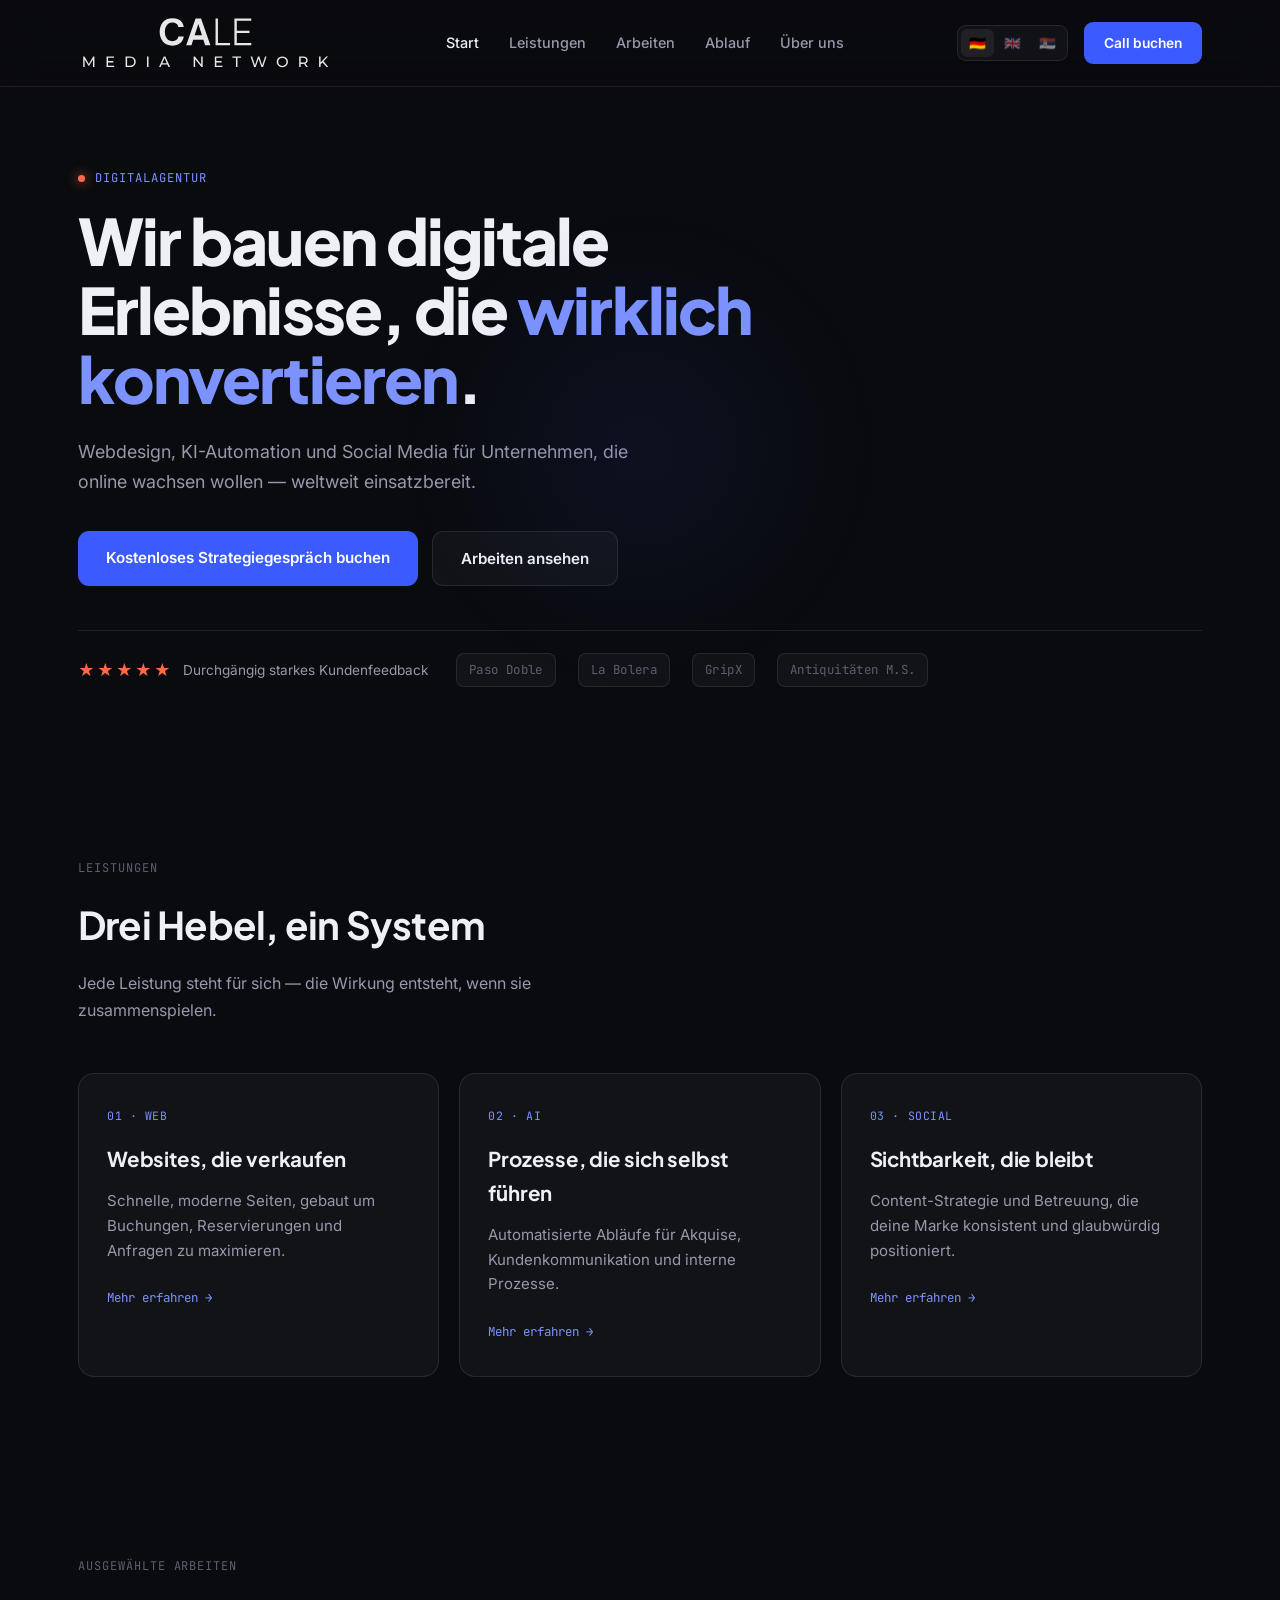
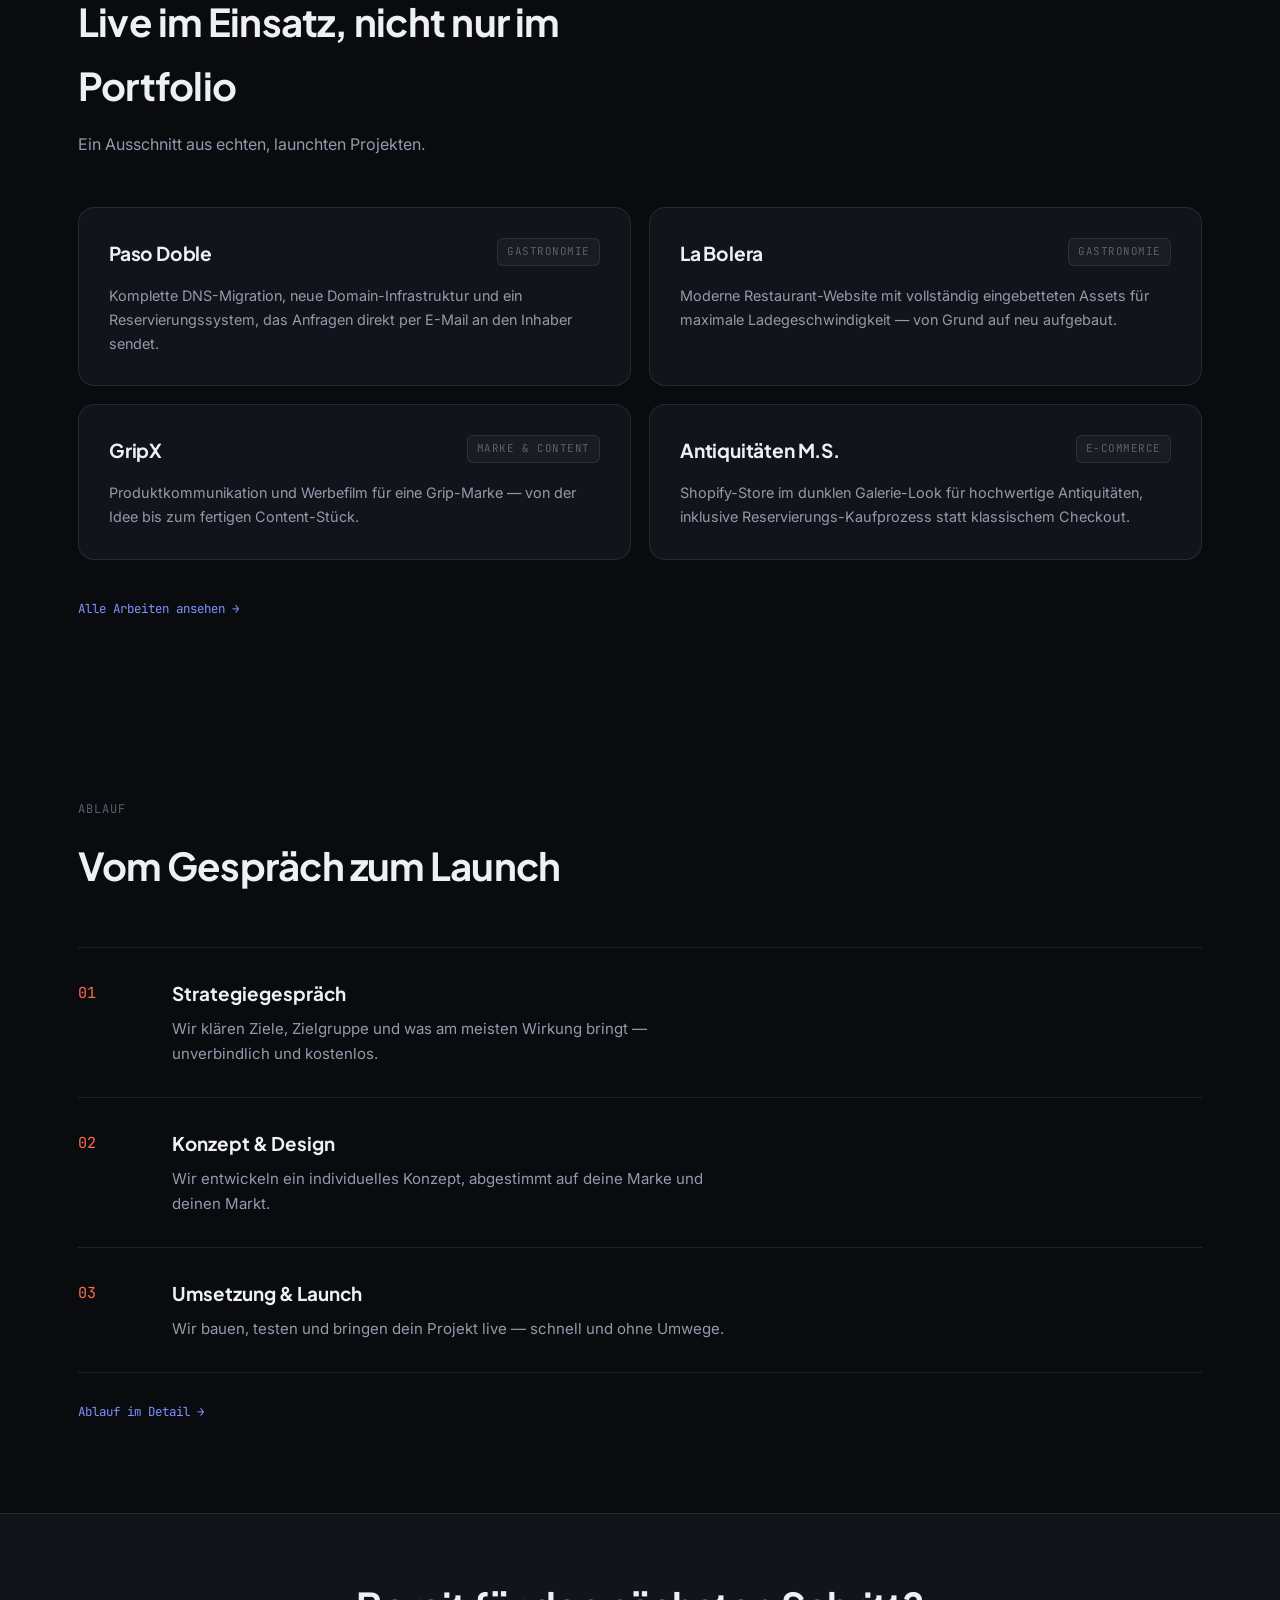
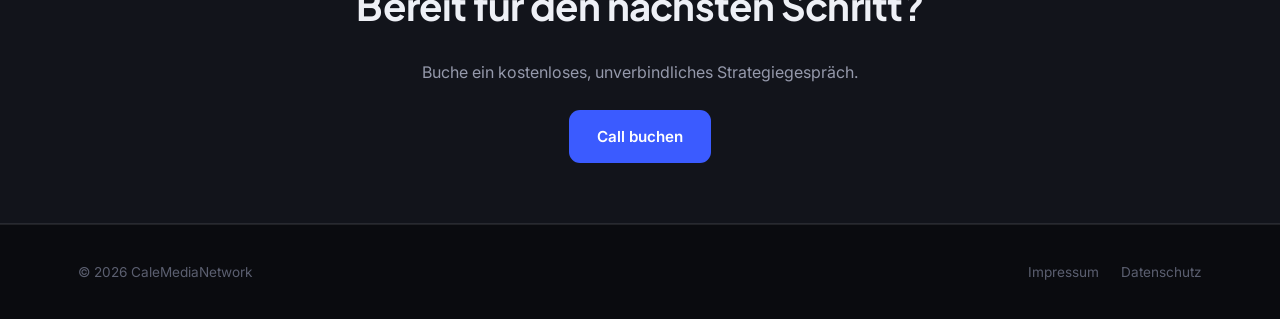
<file: index.html>
<!DOCTYPE html>
<html lang="de">
<head>
<meta charset="UTF-8">
<meta name="viewport" content="width=device-width, initial-scale=1.0">
<title>CaleMediaNetwork — Digital Agency</title>
<meta name="description" content="CaleMediaNetwork: web design, AI automation and social media for businesses that want to grow online.">
<link rel="preconnect" href="https://fonts.googleapis.com">
<link href="https://fonts.googleapis.com/css2?family=Plus+Jakarta+Sans:wght@400;500;600;700;800&family=Inter:wght@400;500;600&family=JetBrains+Mono:wght@400;500&display=swap" rel="stylesheet">
<link rel="stylesheet" href="assets/style.css">
</head>
<body>

<div id="preloader">
  <div class="pre-inner">
    <img src="assets/logo.svg" alt="CaleMediaNetwork">
    <span class="pre-tag">CaleMediaNetwork</span>
  </div>
</div>
<div id="spotlight"></div>

<header>
  <div class="wrap">
    <nav>
      <a href="index.html" class="brand" data-internal><img src="assets/logo.svg" alt="CaleMediaNetwork"></a>
      <div class="nav-links">
        <a href="index.html" data-internal class="active" data-i18n="nav.home">Home</a>
        <a href="services.html" data-internal data-i18n="nav.services">Leistungen</a>
        <a href="work.html" data-internal data-i18n="nav.work">Arbeiten</a>
        <a href="process.html" data-internal data-i18n="nav.process">Ablauf</a>
        <a href="about.html" data-internal data-i18n="nav.about">Über uns</a>
      </div>
      <div class="nav-right">
        <div class="lang-switch">
          <button data-lang="de">🇩🇪</button>
          <button data-lang="en">🇬🇧</button>
          <button data-lang="sr">🇷🇸</button>
        </div>
        <a href="contact.html" class="btn btn-primary" data-internal data-i18n="nav.cta">Call buchen</a>
      </div>
    </nav>
  </div>
</header>

<main>
  <section class="hero">
    <div class="wrap">
      <div class="eyebrow" data-i18n="home.hero.eyebrow">Digitalagentur</div>
      <h1 data-i18n="home.hero.headline">Wir bauen digitale Erlebnisse, die <em>wirklich konvertieren</em>.</h1>
      <p class="hero-sub" data-i18n="home.hero.sub">Webdesign, KI-Automation und Social Media für Unternehmen, die online wachsen wollen — weltweit einsatzbereit.</p>
      <div class="hero-actions">
        <a href="contact.html" class="btn btn-primary btn-lg" data-internal data-i18n="home.hero.ctaPrimary">Kostenloses Strategiegespräch buchen</a>
        <a href="work.html" class="btn btn-ghost btn-lg" data-internal data-i18n="home.hero.ctaSecondary">Arbeiten ansehen</a>
      </div>
      <div class="trust-row">
        <div class="rating">
          <span class="stars">★★★★★</span>
          <span class="rating-text" data-i18n="home.rating">Durchgängig starkes Kundenfeedback</span>
        </div>
        <div class="clients">
          <span class="client-name">Paso Doble</span>
          <span class="client-name">La Bolera</span>
          <span class="client-name">GripX</span>
          <span class="client-name">Antiquitäten M.S.</span>
        </div>
      </div>
    </div>
  </section>

  <section id="services">
    <div class="wrap">
      <div class="section-head">
        <div class="section-eyebrow" data-i18n="home.services.eyebrow">Leistungen</div>
        <h2 data-i18n="home.services.title">Drei Hebel, ein System</h2>
        <p class="section-sub" data-i18n="home.services.sub">Jede Leistung steht für sich — die Wirkung entsteht, wenn sie zusammenspielen.</p>
      </div>
      <div class="services-grid">
        <div class="service-card">
          <span class="service-tag">01 · Web</span>
          <h3 data-i18n="home.services.web.title">Websites, die verkaufen</h3>
          <p data-i18n="home.services.web.desc">Schnelle, moderne Seiten, gebaut um Buchungen, Reservierungen und Anfragen zu maximieren.</p>
          <a href="services.html" class="service-link" data-internal data-i18n="home.services.link">Mehr erfahren →</a>
        </div>
        <div class="service-card">
          <span class="service-tag">02 · AI</span>
          <h3 data-i18n="home.services.ai.title">Prozesse, die sich selbst führen</h3>
          <p data-i18n="home.services.ai.desc">Automatisierte Abläufe für Akquise, Kundenkommunikation und interne Prozesse.</p>
          <a href="services.html" class="service-link" data-internal data-i18n="home.services.link">Mehr erfahren →</a>
        </div>
        <div class="service-card">
          <span class="service-tag">03 · Social</span>
          <h3 data-i18n="home.services.social.title">Sichtbarkeit, die bleibt</h3>
          <p data-i18n="home.services.social.desc">Content-Strategie und Betreuung, die deine Marke konsistent und glaubwürdig positioniert.</p>
          <a href="services.html" class="service-link" data-internal data-i18n="home.services.link">Mehr erfahren →</a>
        </div>
      </div>
    </div>
  </section>

  <section id="work">
    <div class="wrap">
      <div class="section-head">
        <div class="section-eyebrow" data-i18n="home.work.eyebrow">Ausgewählte Arbeiten</div>
        <h2 data-i18n="home.work.title">Live im Einsatz, nicht nur im Portfolio</h2>
        <p class="section-sub" data-i18n="home.work.sub">Ein Ausschnitt aus echten, launchten Projekten.</p>
      </div>
      <div class="work-grid">
        <div class="work-card">
          <div class="work-top"><h3>Paso Doble</h3><span class="work-cat" data-i18n="work.pasodoble.cat">Gastronomie</span></div>
          <p data-i18n="work.pasodoble.desc">Komplette DNS-Migration, neue Domain-Infrastruktur und ein Reservierungssystem, das Anfragen direkt per E-Mail sendet.</p>
        </div>
        <div class="work-card">
          <div class="work-top"><h3>La Bolera</h3><span class="work-cat" data-i18n="work.labolera.cat">Gastronomie</span></div>
          <p data-i18n="work.labolera.desc">Moderne Restaurant-Website mit vollständig eingebetteten Assets für maximale Ladegeschwindigkeit.</p>
        </div>
        <div class="work-card">
          <div class="work-top"><h3>GripX</h3><span class="work-cat" data-i18n="work.gripx.cat">Marke &amp; Content</span></div>
          <p data-i18n="work.gripx.desc">Produktkommunikation und Werbefilm für eine Grip-Marke — von der Idee bis zum fertigen Content-Stück.</p>
        </div>
        <div class="work-card">
          <div class="work-top"><h3>Antiquitäten M.S.</h3><span class="work-cat" data-i18n="work.ms.cat">E-Commerce</span></div>
          <p data-i18n="work.ms.desc">Shopify-Store im dunklen Galerie-Look für hochwertige Antiquitäten mit Reservierungs-Kaufprozess.</p>
        </div>
      </div>
      <p style="margin-top:34px;"><a href="work.html" class="service-link" data-internal data-i18n="home.work.link">Alle Arbeiten ansehen →</a></p>
    </div>
  </section>

  <section id="process">
    <div class="wrap">
      <div class="section-head">
        <div class="section-eyebrow" data-i18n="home.process.eyebrow">Ablauf</div>
        <h2 data-i18n="home.process.title">Vom Gespräch zum Launch</h2>
      </div>
      <div class="process-list">
        <div class="process-item"><div class="process-num">01</div><div><h3 data-i18n="process.s1.title">Strategiegespräch</h3><p data-i18n="process.s1.desc">Wir klären Ziele, Zielgruppe und was am meisten Wirkung bringt.</p></div></div>
        <div class="process-item"><div class="process-num">02</div><div><h3 data-i18n="process.s2.title">Konzept &amp; Design</h3><p data-i18n="process.s2.desc">Wir entwickeln ein individuelles Konzept, abgestimmt auf deine Marke.</p></div></div>
        <div class="process-item"><div class="process-num">03</div><div><h3 data-i18n="process.s3.title">Umsetzung &amp; Launch</h3><p data-i18n="process.s3.desc">Wir bauen, testen und bringen dein Projekt live.</p></div></div>
      </div>
      <p style="margin-top:24px;"><a href="process.html" class="service-link" data-internal data-i18n="home.process.link">Ablauf im Detail →</a></p>
    </div>
  </section>

  <section class="cta-strip">
    <div class="wrap">
      <h2 data-i18n="home.cta.title">Bereit für den nächsten Schritt?</h2>
      <p class="section-sub" style="max-width:480px;margin:0 auto 24px;" data-i18n="home.cta.sub">Buche ein kostenloses, unverbindliches Strategiegespräch.</p>
      <a href="contact.html" class="btn btn-primary btn-lg" data-internal data-i18n="home.cta.button">Call buchen</a>
    </div>
  </section>
</main>

<footer>
  <div class="wrap footer-row">
    <p>&copy; 2026 CaleMediaNetwork</p>
    <div class="footer-links">
      <a href="#" data-i18n="footer.imprint">Impressum</a>
      <a href="#" data-i18n="footer.privacy">Datenschutz</a>
    </div>
  </div>
</footer>

<script src="assets/site.js"></script>
</body>
</html>
</file>
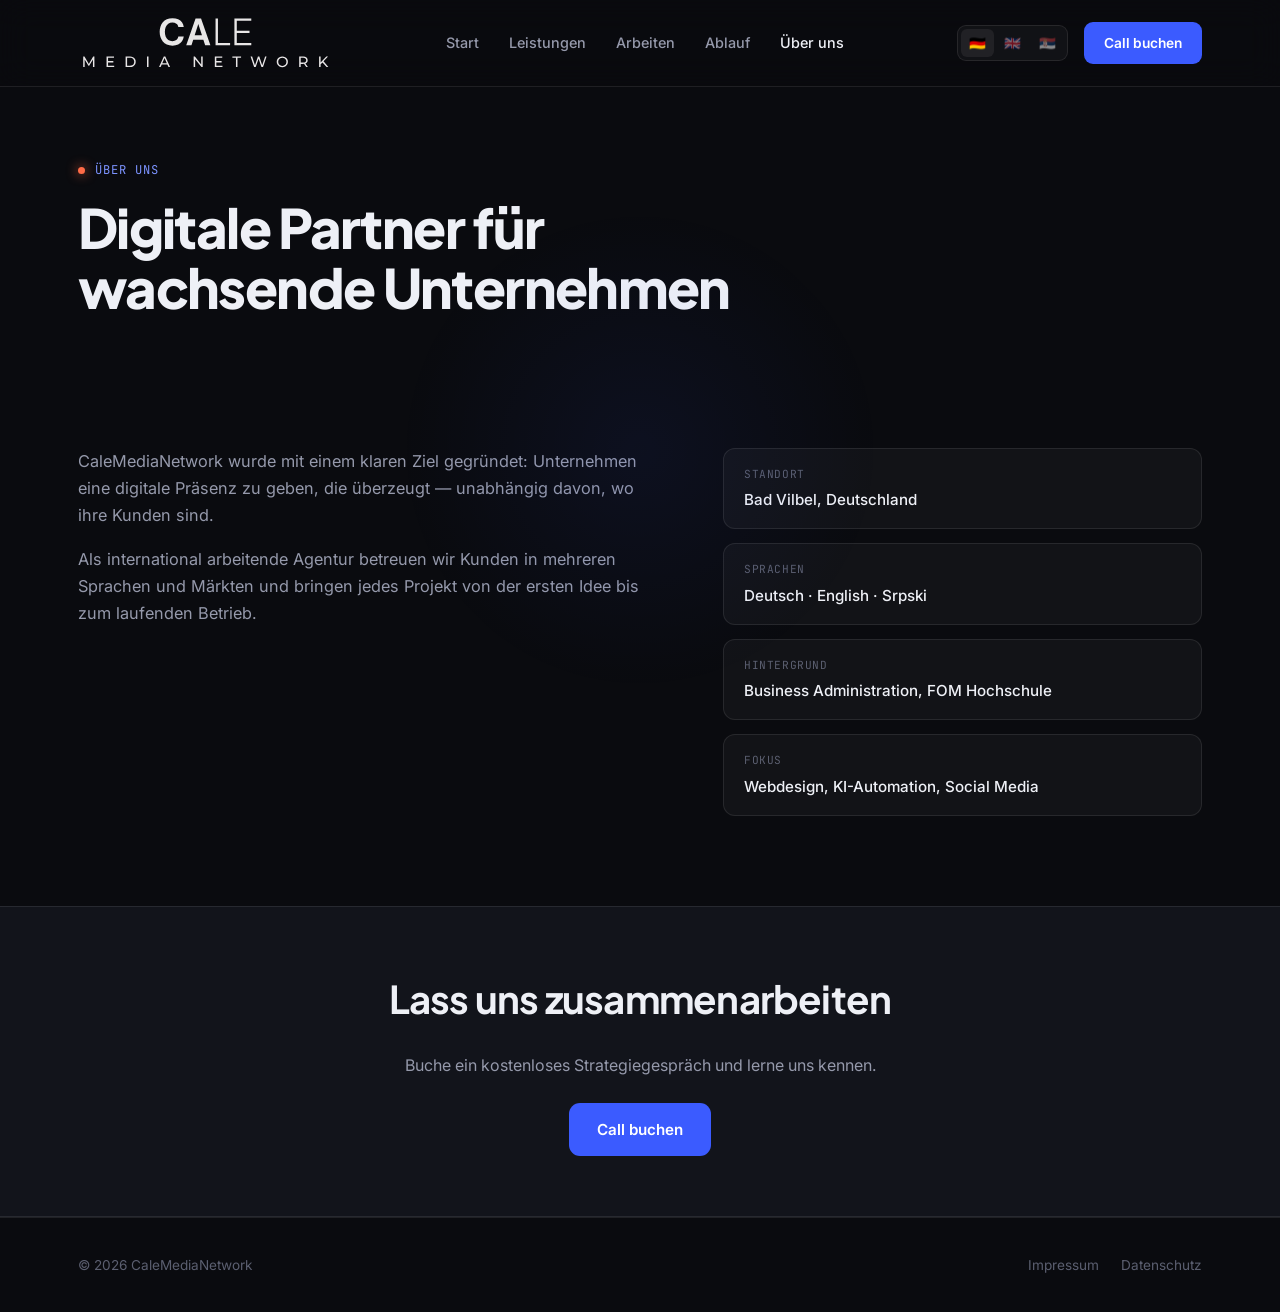
<file: about.html>
<!DOCTYPE html>
<html lang="de">
<head>
<meta charset="UTF-8">
<meta name="viewport" content="width=device-width, initial-scale=1.0">
<title>Über uns — CaleMediaNetwork</title>
<link rel="preconnect" href="https://fonts.googleapis.com">
<link href="https://fonts.googleapis.com/css2?family=Plus+Jakarta+Sans:wght@400;500;600;700;800&family=Inter:wght@400;500;600&family=JetBrains+Mono:wght@400;500&display=swap" rel="stylesheet">
<link rel="stylesheet" href="assets/style.css">
</head>
<body>

<div id="preloader"><div class="pre-inner"><img src="assets/logo.svg" alt="CaleMediaNetwork"><span class="pre-tag">CaleMediaNetwork</span></div></div>
<div id="spotlight"></div>

<header>
  <div class="wrap">
    <nav>
      <a href="index.html" class="brand" data-internal><img src="assets/logo.svg" alt="CaleMediaNetwork"></a>
      <div class="nav-links">
        <a href="index.html" data-internal data-i18n="nav.home">Start</a>
        <a href="services.html" data-internal data-i18n="nav.services">Leistungen</a>
        <a href="work.html" data-internal data-i18n="nav.work">Arbeiten</a>
        <a href="process.html" data-internal data-i18n="nav.process">Ablauf</a>
        <a href="about.html" data-internal class="active" data-i18n="nav.about">Über uns</a>
      </div>
      <div class="nav-right">
        <div class="lang-switch">
          <button data-lang="de">🇩🇪</button>
          <button data-lang="en">🇬🇧</button>
          <button data-lang="sr">🇷🇸</button>
        </div>
        <a href="contact.html" class="btn btn-primary" data-internal data-i18n="nav.cta">Call buchen</a>
      </div>
    </nav>
  </div>
</header>

<main>
  <section class="page-hero" style="padding-bottom:20px;">
    <div class="wrap">
      <div class="eyebrow" data-i18n="about.eyebrow">Über uns</div>
      <h1 data-i18n="about.title">Digitale Partner für wachsende Unternehmen</h1>
    </div>
  </section>

  <section>
    <div class="wrap">
      <div class="about-grid">
        <div>
          <p data-i18n="about.p1">CaleMediaNetwork wurde mit einem klaren Ziel gegründet: Unternehmen eine digitale Präsenz zu geben, die überzeugt — unabhängig davon, wo ihre Kunden sind.</p>
          <p data-i18n="about.p2">Als international arbeitende Agentur betreuen wir Kunden in mehreren Sprachen und Märkten und bringen jedes Projekt von der ersten Idee bis zum laufenden Betrieb.</p>
        </div>
        <div class="chips">
          <div class="chip"><span class="chip-label" data-i18n="about.chip1.label">Standort</span><span class="chip-value">Bad Vilbel, Deutschland</span></div>
          <div class="chip"><span class="chip-label" data-i18n="about.chip2.label">Sprachen</span><span class="chip-value">Deutsch · English · Srpski</span></div>
          <div class="chip"><span class="chip-label" data-i18n="about.chip3.label">Hintergrund</span><span data-i18n="about.chip3.value" class="chip-value">Business Administration, FOM Hochschule</span></div>
          <div class="chip"><span class="chip-label" data-i18n="about.chip4.label">Fokus</span><span class="chip-value" data-i18n="about.chip4.value">Webdesign, KI-Automation, Social Media</span></div>
        </div>
      </div>
    </div>
  </section>

  <section class="cta-strip">
    <div class="wrap">
      <h2 data-i18n="about.cta.title">Lass uns zusammenarbeiten</h2>
      <p class="section-sub" style="max-width:480px;margin:0 auto 24px;" data-i18n="about.cta.sub">Buche ein kostenloses Strategiegespräch und lerne uns kennen.</p>
      <a href="contact.html" class="btn btn-primary btn-lg" data-internal data-i18n="about.cta.button">Call buchen</a>
    </div>
  </section>
</main>

<footer>
  <div class="wrap footer-row">
    <p>&copy; 2026 CaleMediaNetwork</p>
    <div class="footer-links">
      <a href="#" data-i18n="footer.imprint">Impressum</a>
      <a href="#" data-i18n="footer.privacy">Datenschutz</a>
    </div>
  </div>
</footer>

<script src="assets/site.js"></script>
</body>
</html>
</file>
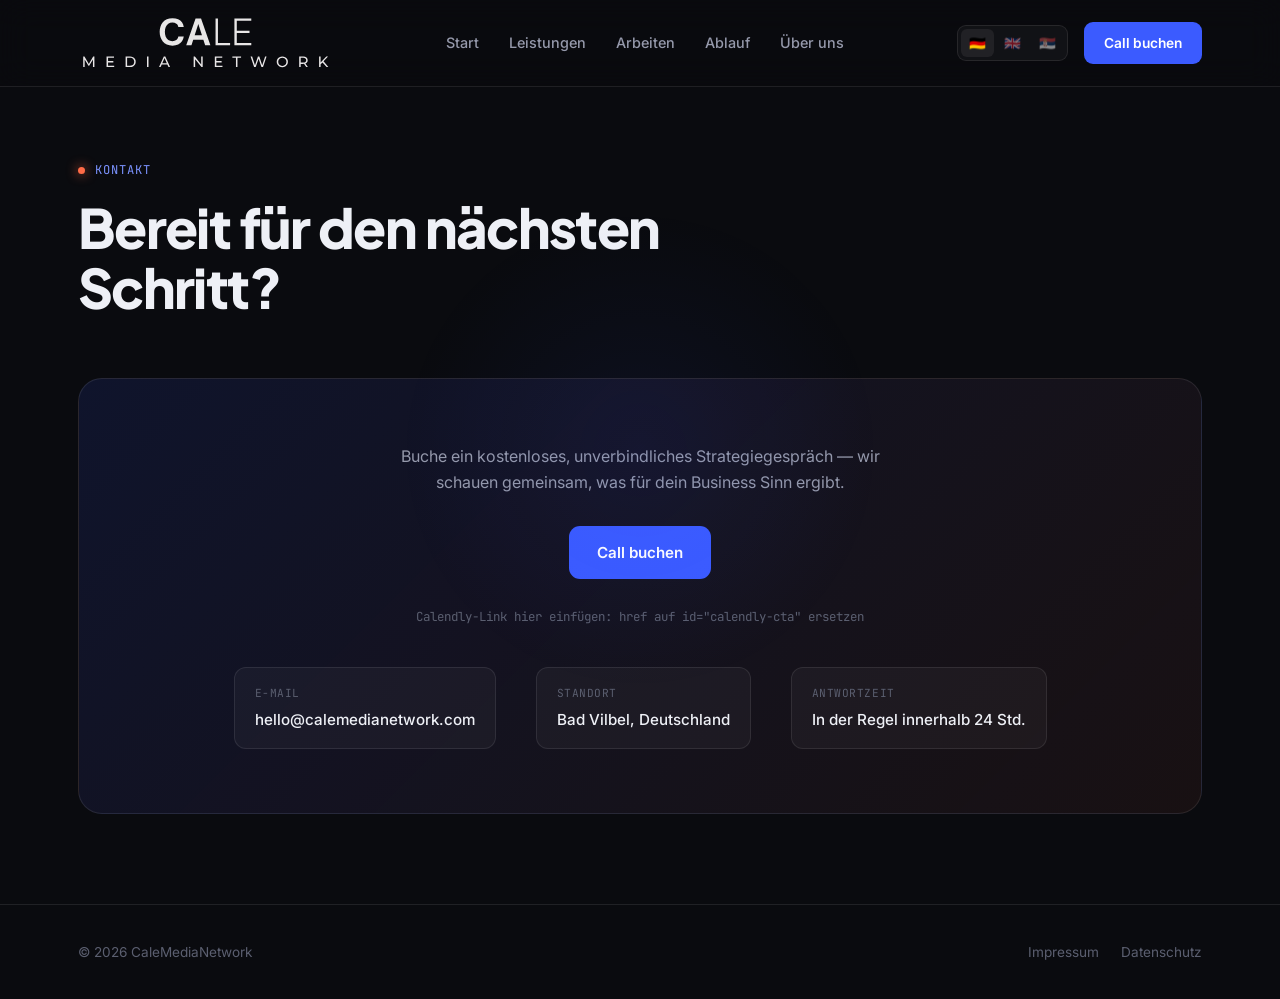
<file: contact.html>
<!DOCTYPE html>
<html lang="de">
<head>
<meta charset="UTF-8">
<meta name="viewport" content="width=device-width, initial-scale=1.0">
<title>Kontakt — CaleMediaNetwork</title>
<link rel="preconnect" href="https://fonts.googleapis.com">
<link href="https://fonts.googleapis.com/css2?family=Plus+Jakarta+Sans:wght@400;500;600;700;800&family=Inter:wght@400;500;600&family=JetBrains+Mono:wght@400;500&display=swap" rel="stylesheet">
<link rel="stylesheet" href="assets/style.css">
</head>
<body>

<div id="preloader"><div class="pre-inner"><img src="assets/logo.svg" alt="CaleMediaNetwork"><span class="pre-tag">CaleMediaNetwork</span></div></div>
<div id="spotlight"></div>

<header>
  <div class="wrap">
    <nav>
      <a href="index.html" class="brand" data-internal><img src="assets/logo.svg" alt="CaleMediaNetwork"></a>
      <div class="nav-links">
        <a href="index.html" data-internal data-i18n="nav.home">Start</a>
        <a href="services.html" data-internal data-i18n="nav.services">Leistungen</a>
        <a href="work.html" data-internal data-i18n="nav.work">Arbeiten</a>
        <a href="process.html" data-internal data-i18n="nav.process">Ablauf</a>
        <a href="about.html" data-internal data-i18n="nav.about">Über uns</a>
      </div>
      <div class="nav-right">
        <div class="lang-switch">
          <button data-lang="de">🇩🇪</button>
          <button data-lang="en">🇬🇧</button>
          <button data-lang="sr">🇷🇸</button>
        </div>
        <a href="contact.html" class="btn btn-primary" data-internal data-i18n="nav.cta">Call buchen</a>
      </div>
    </nav>
  </div>
</header>

<main>
  <section class="page-hero" style="padding-bottom:20px;">
    <div class="wrap">
      <div class="eyebrow" data-i18n="contact.eyebrow">Kontakt</div>
      <h1 data-i18n="contact.title">Bereit für den nächsten Schritt?</h1>
    </div>
  </section>

  <section style="padding-top:20px;">
    <div class="wrap">
      <div class="contact-box">
        <p class="section-sub" data-i18n="contact.sub">Buche ein kostenloses, unverbindliches Strategiegespräch — wir schauen gemeinsam, was für dein Business Sinn ergibt.</p>
        <a href="#" class="btn btn-primary btn-lg" id="calendly-cta" data-i18n="contact.cta">Call buchen</a>
        <p class="calendly-note" data-i18n="contact.note">Calendly-Link hier einfügen: href auf id="calendly-cta" ersetzen</p>
        <div class="contact-info">
          <div class="chip"><span class="chip-label" data-i18n="contact.info1.label">E-Mail</span><span class="chip-value">hello@calemedianetwork.com</span></div>
          <div class="chip"><span class="chip-label" data-i18n="contact.info2.label">Standort</span><span class="chip-value" data-i18n="contact.info2.value">Bad Vilbel, Deutschland</span></div>
          <div class="chip"><span class="chip-label" data-i18n="contact.info3.label">Antwortzeit</span><span class="chip-value" data-i18n="contact.info3.value">In der Regel innerhalb 24 Std.</span></div>
        </div>
      </div>
    </div>
  </section>
</main>

<footer>
  <div class="wrap footer-row">
    <p>&copy; 2026 CaleMediaNetwork</p>
    <div class="footer-links">
      <a href="#" data-i18n="footer.imprint">Impressum</a>
      <a href="#" data-i18n="footer.privacy">Datenschutz</a>
    </div>
  </div>
</footer>

<script src="assets/site.js"></script>
</body>
</html>
</file>
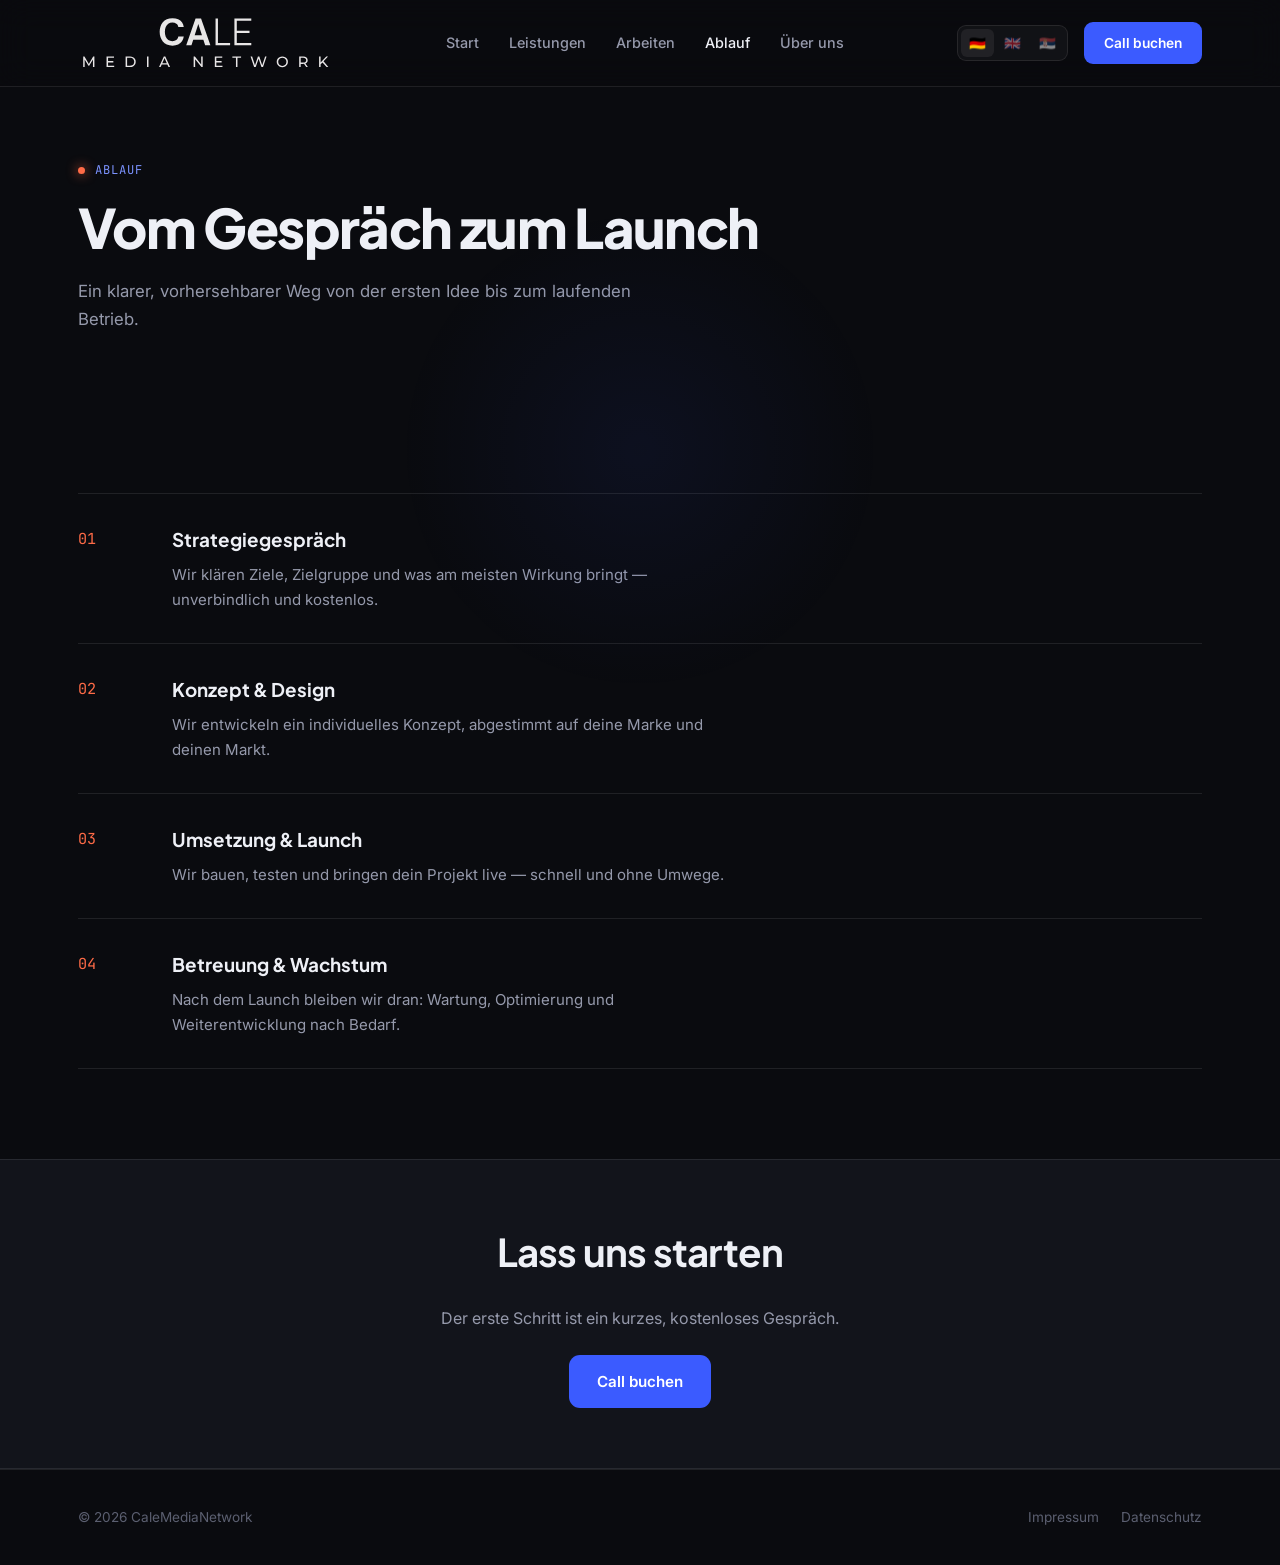
<file: process.html>
<!DOCTYPE html>
<html lang="de">
<head>
<meta charset="UTF-8">
<meta name="viewport" content="width=device-width, initial-scale=1.0">
<title>Ablauf — CaleMediaNetwork</title>
<link rel="preconnect" href="https://fonts.googleapis.com">
<link href="https://fonts.googleapis.com/css2?family=Plus+Jakarta+Sans:wght@400;500;600;700;800&family=Inter:wght@400;500;600&family=JetBrains+Mono:wght@400;500&display=swap" rel="stylesheet">
<link rel="stylesheet" href="assets/style.css">
</head>
<body>

<div id="preloader"><div class="pre-inner"><img src="assets/logo.svg" alt="CaleMediaNetwork"><span class="pre-tag">CaleMediaNetwork</span></div></div>
<div id="spotlight"></div>

<header>
  <div class="wrap">
    <nav>
      <a href="index.html" class="brand" data-internal><img src="assets/logo.svg" alt="CaleMediaNetwork"></a>
      <div class="nav-links">
        <a href="index.html" data-internal data-i18n="nav.home">Start</a>
        <a href="services.html" data-internal data-i18n="nav.services">Leistungen</a>
        <a href="work.html" data-internal data-i18n="nav.work">Arbeiten</a>
        <a href="process.html" data-internal class="active" data-i18n="nav.process">Ablauf</a>
        <a href="about.html" data-internal data-i18n="nav.about">Über uns</a>
      </div>
      <div class="nav-right">
        <div class="lang-switch">
          <button data-lang="de">🇩🇪</button>
          <button data-lang="en">🇬🇧</button>
          <button data-lang="sr">🇷🇸</button>
        </div>
        <a href="contact.html" class="btn btn-primary" data-internal data-i18n="nav.cta">Call buchen</a>
      </div>
    </nav>
  </div>
</header>

<main>
  <section class="page-hero">
    <div class="wrap">
      <div class="eyebrow" data-i18n="process.eyebrow">Ablauf</div>
      <h1 data-i18n="process.title">Vom Gespräch zum Launch</h1>
      <p data-i18n="process.sub">Ein klarer, vorhersehbarer Weg von der ersten Idee bis zum laufenden Betrieb.</p>
    </div>
  </section>

  <section>
    <div class="wrap">
      <div class="process-list">
        <div class="process-item">
          <div class="process-num">01</div>
          <div><h3 data-i18n="process.s1.title">Strategiegespräch</h3><p data-i18n="process.s1.desc">Wir klären Ziele, Zielgruppe und was am meisten Wirkung bringt — unverbindlich und kostenlos.</p></div>
        </div>
        <div class="process-item">
          <div class="process-num">02</div>
          <div><h3 data-i18n="process.s2.title">Konzept &amp; Design</h3><p data-i18n="process.s2.desc">Wir entwickeln ein individuelles Konzept, abgestimmt auf deine Marke und deinen Markt.</p></div>
        </div>
        <div class="process-item">
          <div class="process-num">03</div>
          <div><h3 data-i18n="process.s3.title">Umsetzung &amp; Launch</h3><p data-i18n="process.s3.desc">Wir bauen, testen und bringen dein Projekt live — schnell und ohne Umwege.</p></div>
        </div>
        <div class="process-item">
          <div class="process-num">04</div>
          <div><h3 data-i18n="process.s4.title">Betreuung &amp; Wachstum</h3><p data-i18n="process.s4.desc">Nach dem Launch bleiben wir dran: Wartung, Optimierung und Weiterentwicklung nach Bedarf.</p></div>
        </div>
      </div>
    </div>
  </section>

  <section class="cta-strip">
    <div class="wrap">
      <h2 data-i18n="process.cta.title">Lass uns starten</h2>
      <p class="section-sub" style="max-width:480px;margin:0 auto 24px;" data-i18n="process.cta.sub">Der erste Schritt ist ein kurzes, kostenloses Gespräch.</p>
      <a href="contact.html" class="btn btn-primary btn-lg" data-internal data-i18n="process.cta.button">Call buchen</a>
    </div>
  </section>
</main>

<footer>
  <div class="wrap footer-row">
    <p>&copy; 2026 CaleMediaNetwork</p>
    <div class="footer-links">
      <a href="#" data-i18n="footer.imprint">Impressum</a>
      <a href="#" data-i18n="footer.privacy">Datenschutz</a>
    </div>
  </div>
</footer>

<script src="assets/site.js"></script>
</body>
</html>
</file>
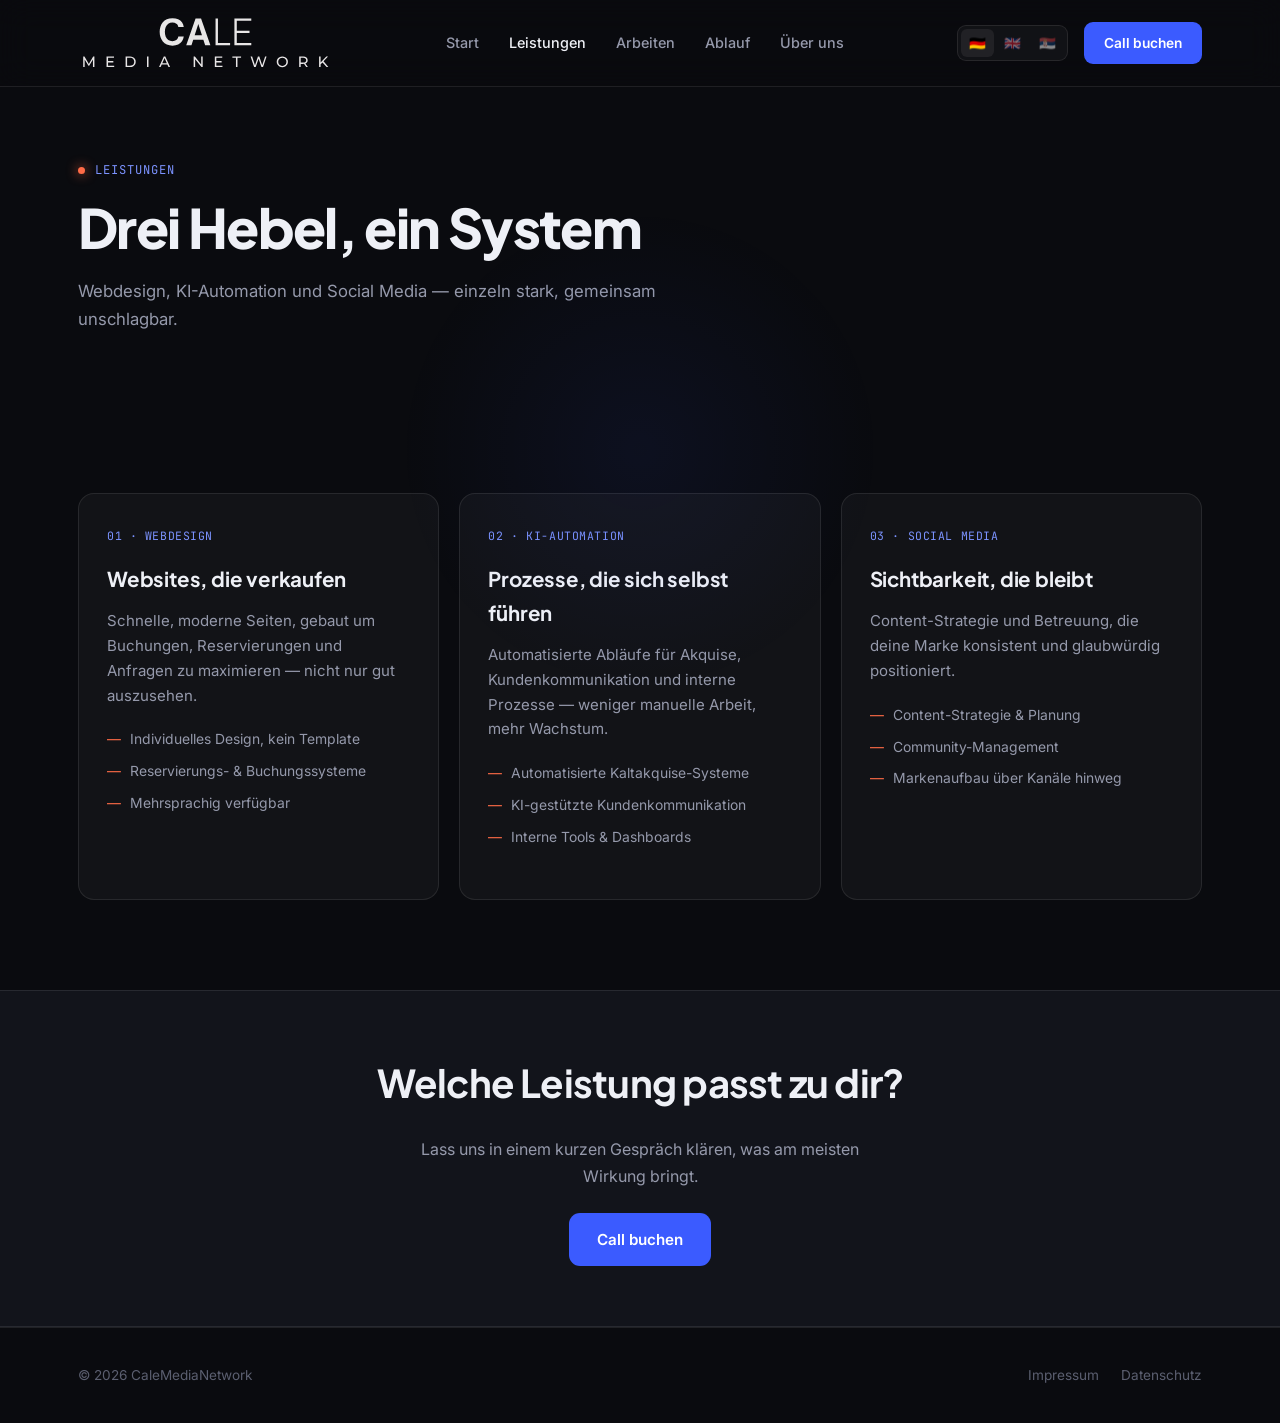
<file: services.html>
<!DOCTYPE html>
<html lang="de">
<head>
<meta charset="UTF-8">
<meta name="viewport" content="width=device-width, initial-scale=1.0">
<title>Leistungen — CaleMediaNetwork</title>
<link rel="preconnect" href="https://fonts.googleapis.com">
<link href="https://fonts.googleapis.com/css2?family=Plus+Jakarta+Sans:wght@400;500;600;700;800&family=Inter:wght@400;500;600&family=JetBrains+Mono:wght@400;500&display=swap" rel="stylesheet">
<link rel="stylesheet" href="assets/style.css">
</head>
<body>

<div id="preloader"><div class="pre-inner"><img src="assets/logo.svg" alt="CaleMediaNetwork"><span class="pre-tag">CaleMediaNetwork</span></div></div>
<div id="spotlight"></div>

<header>
  <div class="wrap">
    <nav>
      <a href="index.html" class="brand" data-internal><img src="assets/logo.svg" alt="CaleMediaNetwork"></a>
      <div class="nav-links">
        <a href="index.html" data-internal data-i18n="nav.home">Start</a>
        <a href="services.html" data-internal class="active" data-i18n="nav.services">Leistungen</a>
        <a href="work.html" data-internal data-i18n="nav.work">Arbeiten</a>
        <a href="process.html" data-internal data-i18n="nav.process">Ablauf</a>
        <a href="about.html" data-internal data-i18n="nav.about">Über uns</a>
      </div>
      <div class="nav-right">
        <div class="lang-switch">
          <button data-lang="de">🇩🇪</button>
          <button data-lang="en">🇬🇧</button>
          <button data-lang="sr">🇷🇸</button>
        </div>
        <a href="contact.html" class="btn btn-primary" data-internal data-i18n="nav.cta">Call buchen</a>
      </div>
    </nav>
  </div>
</header>

<main>
  <section class="page-hero">
    <div class="wrap">
      <div class="eyebrow" data-i18n="services.eyebrow">Leistungen</div>
      <h1 data-i18n="services.title">Drei Hebel, ein System</h1>
      <p data-i18n="services.sub">Webdesign, KI-Automation und Social Media — einzeln stark, gemeinsam unschlagbar.</p>
    </div>
  </section>

  <section>
    <div class="wrap">
      <div class="services-grid">
        <div class="service-card">
          <span class="service-tag" data-i18n="services.web.tag">01 · Webdesign</span>
          <h3 data-i18n="services.web.title">Websites, die verkaufen</h3>
          <p data-i18n="services.web.desc">Schnelle, moderne Seiten, gebaut um Buchungen, Reservierungen und Anfragen zu maximieren — nicht nur gut auszusehen.</p>
          <ul class="service-list">
            <li data-i18n="services.web.li1">Individuelles Design, kein Template</li>
            <li data-i18n="services.web.li2">Reservierungs- &amp; Buchungssysteme</li>
            <li data-i18n="services.web.li3">Mehrsprachig verfügbar</li>
          </ul>
        </div>
        <div class="service-card">
          <span class="service-tag" data-i18n="services.ai.tag">02 · KI-Automation</span>
          <h3 data-i18n="services.ai.title">Prozesse, die sich selbst führen</h3>
          <p data-i18n="services.ai.desc">Automatisierte Abläufe für Akquise, Kundenkommunikation und interne Prozesse — weniger manuelle Arbeit, mehr Wachstum.</p>
          <ul class="service-list">
            <li data-i18n="services.ai.li1">Automatisierte Kaltakquise-Systeme</li>
            <li data-i18n="services.ai.li2">KI-gestützte Kundenkommunikation</li>
            <li data-i18n="services.ai.li3">Interne Tools &amp; Dashboards</li>
          </ul>
        </div>
        <div class="service-card">
          <span class="service-tag" data-i18n="services.social.tag">03 · Social Media</span>
          <h3 data-i18n="services.social.title">Sichtbarkeit, die bleibt</h3>
          <p data-i18n="services.social.desc">Content-Strategie und Betreuung, die deine Marke konsistent und glaubwürdig positioniert.</p>
          <ul class="service-list">
            <li data-i18n="services.social.li1">Content-Strategie &amp; Planung</li>
            <li data-i18n="services.social.li2">Community-Management</li>
            <li data-i18n="services.social.li3">Markenaufbau über Kanäle hinweg</li>
          </ul>
        </div>
      </div>
    </div>
  </section>

  <section class="cta-strip">
    <div class="wrap">
      <h2 data-i18n="services.cta.title">Welche Leistung passt zu dir?</h2>
      <p class="section-sub" style="max-width:480px;margin:0 auto 24px;" data-i18n="services.cta.sub">Lass uns in einem kurzen Gespräch klären, was am meisten Wirkung bringt.</p>
      <a href="contact.html" class="btn btn-primary btn-lg" data-internal data-i18n="services.cta.button">Call buchen</a>
    </div>
  </section>
</main>

<footer>
  <div class="wrap footer-row">
    <p>&copy; 2026 CaleMediaNetwork</p>
    <div class="footer-links">
      <a href="#" data-i18n="footer.imprint">Impressum</a>
      <a href="#" data-i18n="footer.privacy">Datenschutz</a>
    </div>
  </div>
</footer>

<script src="assets/site.js"></script>
</body>
</html>
</file>
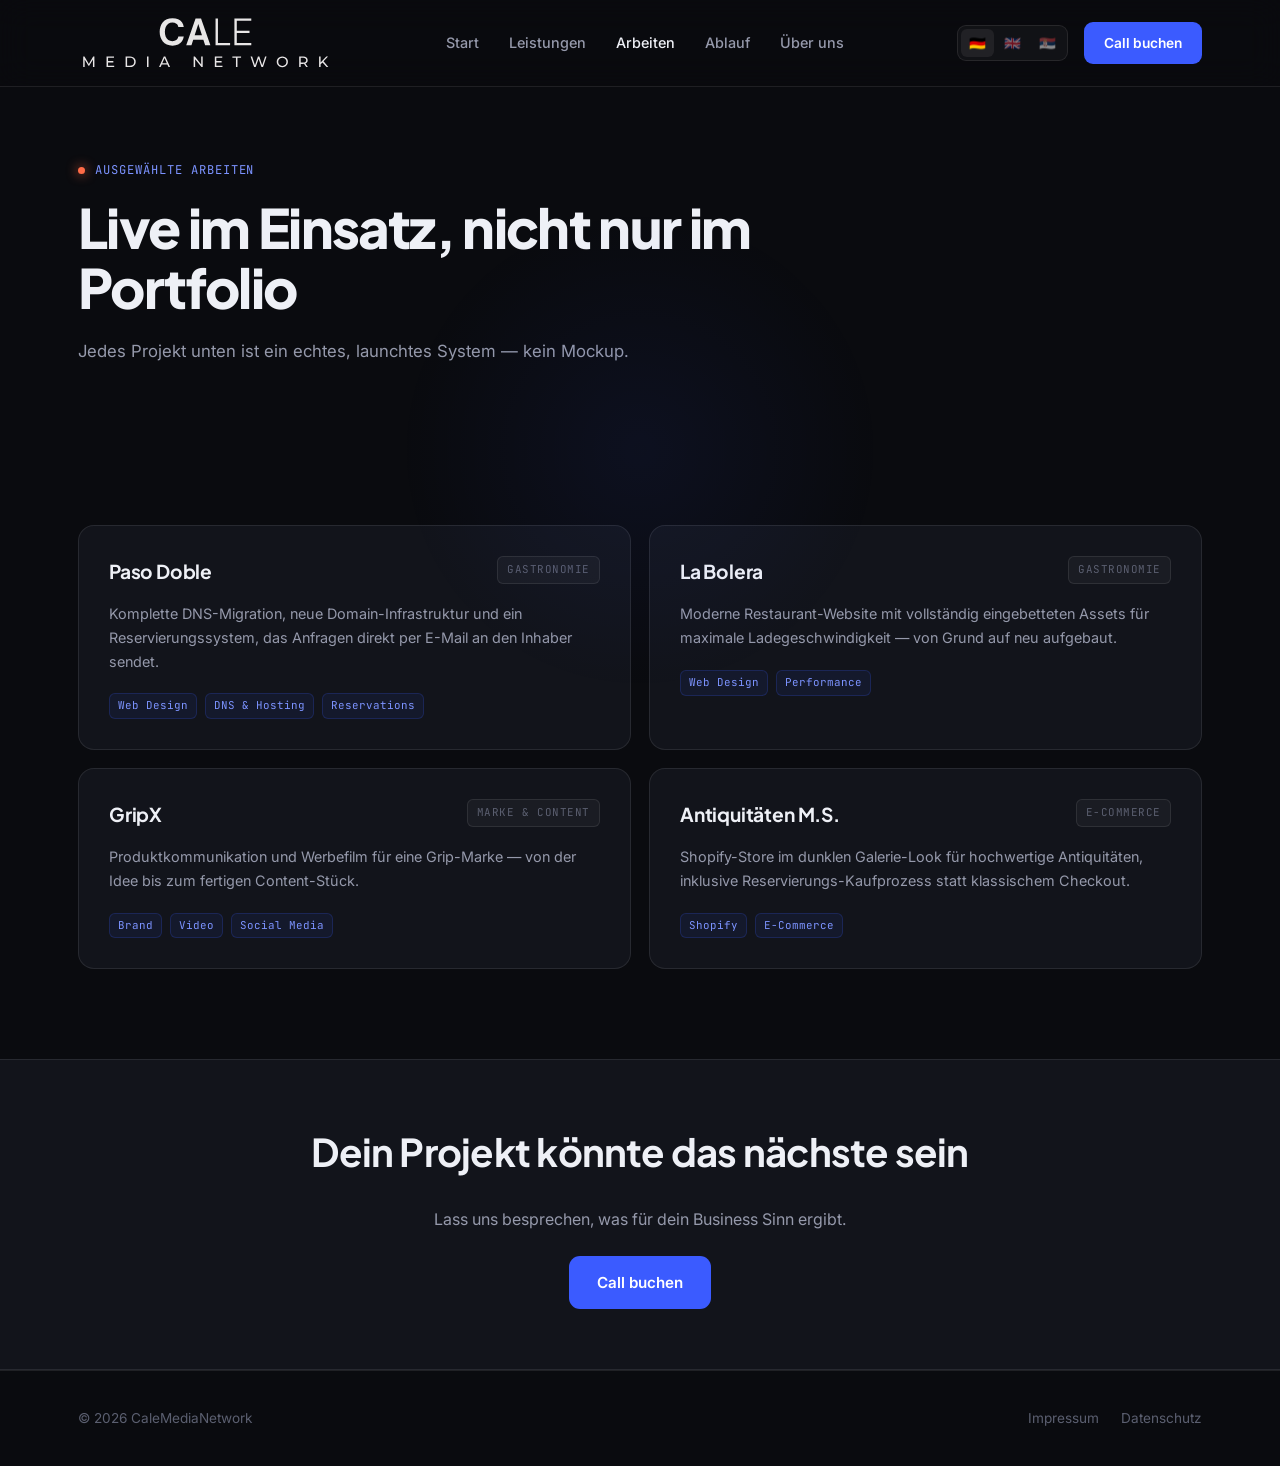
<file: work.html>
<!DOCTYPE html>
<html lang="de">
<head>
<meta charset="UTF-8">
<meta name="viewport" content="width=device-width, initial-scale=1.0">
<title>Arbeiten — CaleMediaNetwork</title>
<link rel="preconnect" href="https://fonts.googleapis.com">
<link href="https://fonts.googleapis.com/css2?family=Plus+Jakarta+Sans:wght@400;500;600;700;800&family=Inter:wght@400;500;600&family=JetBrains+Mono:wght@400;500&display=swap" rel="stylesheet">
<link rel="stylesheet" href="assets/style.css">
</head>
<body>

<div id="preloader"><div class="pre-inner"><img src="assets/logo.svg" alt="CaleMediaNetwork"><span class="pre-tag">CaleMediaNetwork</span></div></div>
<div id="spotlight"></div>

<header>
  <div class="wrap">
    <nav>
      <a href="index.html" class="brand" data-internal><img src="assets/logo.svg" alt="CaleMediaNetwork"></a>
      <div class="nav-links">
        <a href="index.html" data-internal data-i18n="nav.home">Start</a>
        <a href="services.html" data-internal data-i18n="nav.services">Leistungen</a>
        <a href="work.html" data-internal class="active" data-i18n="nav.work">Arbeiten</a>
        <a href="process.html" data-internal data-i18n="nav.process">Ablauf</a>
        <a href="about.html" data-internal data-i18n="nav.about">Über uns</a>
      </div>
      <div class="nav-right">
        <div class="lang-switch">
          <button data-lang="de">🇩🇪</button>
          <button data-lang="en">🇬🇧</button>
          <button data-lang="sr">🇷🇸</button>
        </div>
        <a href="contact.html" class="btn btn-primary" data-internal data-i18n="nav.cta">Call buchen</a>
      </div>
    </nav>
  </div>
</header>

<main>
  <section class="page-hero">
    <div class="wrap">
      <div class="eyebrow" data-i18n="work.eyebrow">Ausgewählte Arbeiten</div>
      <h1 data-i18n="work.title">Live im Einsatz, nicht nur im Portfolio</h1>
      <p data-i18n="work.sub">Jedes Projekt unten ist ein echtes, launchtes System — kein Mockup.</p>
    </div>
  </section>

  <section>
    <div class="wrap">
      <div class="work-grid">
        <div class="work-card">
          <div class="work-top"><h3 data-i18n="work.pasodoble.title">Paso Doble</h3><span class="work-cat" data-i18n="work.pasodoble.cat">Gastronomie</span></div>
          <p data-i18n="work.pasodoble.desc">Komplette DNS-Migration, neue Domain-Infrastruktur und ein Reservierungssystem, das Anfragen direkt per E-Mail an den Inhaber sendet.</p>
          <div class="work-tags"><span>Web Design</span><span>DNS &amp; Hosting</span><span>Reservations</span></div>
        </div>
        <div class="work-card">
          <div class="work-top"><h3 data-i18n="work.labolera.title">La Bolera</h3><span class="work-cat" data-i18n="work.labolera.cat">Gastronomie</span></div>
          <p data-i18n="work.labolera.desc">Moderne Restaurant-Website mit vollständig eingebetteten Assets für maximale Ladegeschwindigkeit — von Grund auf neu aufgebaut.</p>
          <div class="work-tags"><span>Web Design</span><span>Performance</span></div>
        </div>
        <div class="work-card">
          <div class="work-top"><h3 data-i18n="work.gripx.title">GripX</h3><span class="work-cat" data-i18n="work.gripx.cat">Marke &amp; Content</span></div>
          <p data-i18n="work.gripx.desc">Produktkommunikation und Werbefilm für eine Grip-Marke — von der Idee bis zum fertigen Content-Stück.</p>
          <div class="work-tags"><span>Brand</span><span>Video</span><span>Social Media</span></div>
        </div>
        <div class="work-card">
          <div class="work-top"><h3 data-i18n="work.ms.title">Antiquitäten M.S.</h3><span class="work-cat" data-i18n="work.ms.cat">E-Commerce</span></div>
          <p data-i18n="work.ms.desc">Shopify-Store im dunklen Galerie-Look für hochwertige Antiquitäten, inklusive Reservierungs-Kaufprozess statt klassischem Checkout.</p>
          <div class="work-tags"><span>Shopify</span><span>E-Commerce</span></div>
        </div>
      </div>
    </div>
  </section>

  <section class="cta-strip">
    <div class="wrap">
      <h2 data-i18n="work.cta.title">Dein Projekt könnte das nächste sein</h2>
      <p class="section-sub" style="max-width:480px;margin:0 auto 24px;" data-i18n="work.cta.sub">Lass uns besprechen, was für dein Business Sinn ergibt.</p>
      <a href="contact.html" class="btn btn-primary btn-lg" data-internal data-i18n="work.cta.button">Call buchen</a>
    </div>
  </section>
</main>

<footer>
  <div class="wrap footer-row">
    <p>&copy; 2026 CaleMediaNetwork</p>
    <div class="footer-links">
      <a href="#" data-i18n="footer.imprint">Impressum</a>
      <a href="#" data-i18n="footer.privacy">Datenschutz</a>
    </div>
  </div>
</footer>

<script src="assets/site.js"></script>
</body>
</html>
</file>
<file: assets/style.css>
:root{
  --bg:#0a0b0f;
  --bg-elevated:#12141b;
  --surface:rgba(255,255,255,0.035);
  --surface-hover:rgba(255,255,255,0.065);
  --border:rgba(255,255,255,0.09);
  --text:#eef0f6;
  --text-dim:#9599ab;
  --text-faint:#5b5f70;
  --blue:#3b5bff;
  --blue-soft:#7c93ff;
  --signal:#ff6b47;
  --font-display:'Plus Jakarta Sans', sans-serif;
  --font-body:'Inter', sans-serif;
  --font-mono:'JetBrains Mono', monospace;
}
*{margin:0;padding:0;box-sizing:border-box;}
html{scroll-behavior:smooth;}
body{background:var(--bg);color:var(--text);font-family:var(--font-body);line-height:1.65;overflow-x:hidden;}
a{color:inherit;text-decoration:none;}
img{max-width:100%;display:block;}
.wrap{max-width:1180px;margin:0 auto;padding:0 28px;}
::selection{background:var(--blue);color:#fff;}

/* ===== PRELOADER ===== */
#preloader{
  position:fixed;inset:0;z-index:99999;background:var(--bg);
  display:flex;align-items:center;justify-content:center;
  transition:opacity .55s ease;
}
#preloader::before{
  content:'';position:absolute;inset:0;
  background:
    radial-gradient(ellipse 55% 55% at 28% 32%, rgba(59,91,255,0.30) 0%, transparent 60%),
    radial-gradient(ellipse 45% 45% at 74% 68%, rgba(255,107,71,0.24) 0%, transparent 58%);
  animation:glowPulse 2.4s ease-in-out infinite alternate;
}
#preloader.hide{opacity:0;pointer-events:none;}
#preloader .pre-inner{position:relative;z-index:1;display:flex;flex-direction:column;align-items:center;gap:16px;}
#preloader img{width:min(70vw,420px);height:auto;filter:drop-shadow(0 0 45px rgba(59,91,255,0.55));animation:logoPulse 1.9s ease-in-out infinite;}
#preloader .pre-tag{display:none;}
@keyframes logoPulse{0%,100%{transform:scale(1);}50%{transform:scale(1.045);}}
@keyframes glowPulse{0%{opacity:.55}100%{opacity:1}}
@keyframes tagFade{to{opacity:1;}}

/* ===== SPOTLIGHT ===== */
#spotlight{position:fixed;inset:0;pointer-events:none;z-index:1;
  background:radial-gradient(600px circle at var(--x,50%) var(--y,50%), rgba(59,91,255,0.07), transparent 40%);
}

/* ===== NAV ===== */
header{position:fixed;top:0;left:0;right:0;z-index:100;backdrop-filter:blur(16px);background:rgba(10,11,15,0.72);border-bottom:1px solid var(--border);}
nav{display:flex;align-items:center;justify-content:space-between;padding:14px 0;}
.brand{display:flex;align-items:center;gap:10px;}
.brand img{height:58px;width:auto;}
.nav-links{display:flex;gap:30px;align-items:center;}
.nav-links a{font-size:0.9rem;color:var(--text-dim);font-weight:500;transition:color .2s;}
.nav-links a:hover,.nav-links a.active{color:var(--text);}
.nav-right{display:flex;align-items:center;gap:16px;}
.lang-switch{display:flex;gap:2px;background:var(--surface);border:1px solid var(--border);border-radius:9px;padding:3px;}
.lang-switch button{font-family:var(--font-mono);font-size:0.85rem;padding:5px 8px;border-radius:6px;background:transparent;border:none;cursor:pointer;opacity:0.5;transition:all .2s;}
.lang-switch button.active{opacity:1;background:var(--surface-hover);}
.btn{font-family:var(--font-body);font-weight:600;font-size:0.86rem;padding:10px 20px;border-radius:9px;border:none;cursor:pointer;transition:transform .2s, box-shadow .2s;display:inline-block;}
.btn-primary{background:var(--blue);color:#fff;}
.btn-primary:hover{transform:translateY(-1px);box-shadow:0 8px 24px rgba(59,91,255,0.35);}
.btn-ghost{background:var(--surface);border:1px solid var(--border);color:var(--text);}
.btn-ghost:hover{background:var(--surface-hover);}
.btn-lg{padding:14px 28px;font-size:0.95rem;border-radius:11px;}
.mobile-toggle{display:none;background:none;border:none;color:var(--text);font-size:1.5rem;cursor:pointer;}

/* ===== PAGE HERO (sub-pages) ===== */
.page-hero{padding:160px 0 70px;}
.eyebrow{font-family:var(--font-mono);font-size:0.76rem;color:var(--blue-soft);letter-spacing:0.08em;text-transform:uppercase;margin-bottom:18px;display:flex;align-items:center;gap:10px;}
.eyebrow::before{content:'';width:7px;height:7px;border-radius:50%;background:var(--signal);box-shadow:0 0 12px var(--signal);}
.page-hero h1{font-family:var(--font-display);font-weight:800;font-size:clamp(2.1rem,4.4vw,3.4rem);letter-spacing:-0.03em;line-height:1.1;max-width:760px;margin-bottom:20px;}
.page-hero p{font-size:1.05rem;color:var(--text-dim);max-width:600px;}

/* ===== HOME HERO ===== */
.hero{padding:168px 0 60px;}
.hero h1{font-family:var(--font-display);font-weight:800;font-size:clamp(2.3rem,5vw,4.1rem);letter-spacing:-0.03em;line-height:1.08;max-width:800px;margin-bottom:24px;}
.hero h1 em{font-style:normal;color:var(--blue-soft);}
.hero-sub{font-size:1.12rem;color:var(--text-dim);max-width:560px;margin-bottom:34px;}
.hero-actions{display:flex;gap:14px;margin-bottom:44px;flex-wrap:wrap;}

.trust-row{display:flex;flex-wrap:wrap;align-items:center;gap:28px;padding:22px 0;border-top:1px solid var(--border);}
.rating{display:flex;align-items:center;gap:10px;}
.stars{color:var(--signal);font-size:1rem;letter-spacing:2px;}
.rating-text{font-size:0.85rem;color:var(--text-dim);}
.rating-text strong{color:var(--text);}
.clients{display:flex;flex-wrap:wrap;gap:22px;align-items:center;}
.client-name{font-family:var(--font-mono);font-size:0.78rem;color:var(--text-faint);letter-spacing:0.03em;padding:6px 12px;background:var(--surface);border:1px solid var(--border);border-radius:8px;}

section{padding:90px 0;position:relative;}
.section-head{max-width:580px;margin-bottom:50px;}
.section-eyebrow{font-family:var(--font-mono);font-size:0.75rem;color:var(--text-faint);letter-spacing:0.08em;text-transform:uppercase;margin-bottom:14px;}
h2{font-family:var(--font-display);font-weight:700;font-size:clamp(1.7rem,3vw,2.4rem);letter-spacing:-0.02em;margin-bottom:14px;}
.section-sub{color:var(--text-dim);font-size:1rem;}

/* ===== SERVICES ===== */
.services-grid{display:grid;grid-template-columns:repeat(3,1fr);gap:20px;}
.service-card{background:var(--surface);border:1px solid var(--border);border-radius:16px;padding:32px 28px;transition:transform .25s, border-color .25s, background .25s;}
.service-card:hover{transform:translateY(-4px);border-color:rgba(59,91,255,0.4);background:var(--surface-hover);}
.service-tag{font-family:var(--font-mono);font-size:0.72rem;color:var(--blue-soft);letter-spacing:0.05em;text-transform:uppercase;margin-bottom:18px;display:block;}
.service-card h3{font-family:var(--font-display);font-size:1.28rem;font-weight:700;margin-bottom:12px;letter-spacing:-0.01em;}
.service-card p{color:var(--text-dim);font-size:0.94rem;margin-bottom:20px;}
.service-list{list-style:none;display:flex;flex-direction:column;gap:9px;margin-bottom:18px;}
.service-list li{font-size:0.87rem;color:var(--text-dim);display:flex;gap:9px;align-items:flex-start;}
.service-list li::before{content:'—';color:var(--signal);flex-shrink:0;}
.service-link{font-family:var(--font-mono);font-size:0.78rem;color:var(--blue-soft);}

/* ===== WORK ===== */
.work-grid{display:grid;grid-template-columns:repeat(2,1fr);gap:18px;}
.work-card{background:var(--bg-elevated);border:1px solid var(--border);border-radius:16px;padding:30px;display:flex;flex-direction:column;gap:14px;transition:border-color .25s;}
.work-card:hover{border-color:rgba(255,107,71,0.35);}
.work-top{display:flex;justify-content:space-between;align-items:flex-start;gap:12px;}
.work-card h3{font-family:var(--font-display);font-size:1.2rem;font-weight:700;letter-spacing:-0.01em;}
.work-cat{font-family:var(--font-mono);font-size:0.68rem;color:var(--text-faint);letter-spacing:0.05em;text-transform:uppercase;background:var(--surface);border:1px solid var(--border);padding:4px 9px;border-radius:6px;white-space:nowrap;}
.work-card p{color:var(--text-dim);font-size:0.9rem;}
.work-tags{display:flex;flex-wrap:wrap;gap:8px;margin-top:6px;}
.work-tags span{font-family:var(--font-mono);font-size:0.68rem;color:var(--blue-soft);background:rgba(59,91,255,0.08);border:1px solid rgba(59,91,255,0.2);padding:3px 8px;border-radius:6px;}

/* ===== PROCESS ===== */
.process-list{display:flex;flex-direction:column;}
.process-item{display:grid;grid-template-columns:70px 1fr;gap:24px;padding:30px 0;border-top:1px solid var(--border);}
.process-item:last-child{border-bottom:1px solid var(--border);}
.process-num{font-family:var(--font-mono);font-size:0.95rem;color:var(--signal);padding-top:2px;}
.process-item h3{font-family:var(--font-display);font-size:1.18rem;font-weight:700;margin-bottom:8px;}
.process-item p{color:var(--text-dim);font-size:0.94rem;max-width:560px;}

/* ===== ABOUT ===== */
.about-grid{display:grid;grid-template-columns:1.1fr 0.9fr;gap:60px;align-items:start;}
.about-grid p{color:var(--text-dim);font-size:1.02rem;margin-bottom:18px;}
.chips{display:flex;flex-direction:column;gap:14px;}
.chip{background:var(--surface);border:1px solid var(--border);border-radius:12px;padding:16px 20px;display:flex;flex-direction:column;gap:4px;}
.chip-label{font-family:var(--font-mono);font-size:0.7rem;color:var(--text-faint);letter-spacing:0.05em;text-transform:uppercase;}
.chip-value{font-size:0.95rem;font-weight:500;}

/* ===== CONTACT ===== */
.contact-box{background:linear-gradient(135deg, rgba(59,91,255,0.12), rgba(255,107,71,0.06));border:1px solid var(--border);border-radius:24px;padding:64px 48px;text-align:center;}
.contact-box h2{margin-bottom:16px;}
.contact-box .section-sub{max-width:480px;margin:0 auto 30px;}
.contact-info{display:flex;justify-content:center;gap:40px;margin-top:40px;flex-wrap:wrap;}
.contact-info .chip{min-width:200px;text-align:left;}
.calendly-note{margin-top:28px;font-family:var(--font-mono);font-size:0.78rem;color:var(--text-faint);}

/* ===== CTA STRIP ===== */
.cta-strip{background:var(--bg-elevated);border-top:1px solid var(--border);border-bottom:1px solid var(--border);padding:60px 0;text-align:center;}
.cta-strip h2{margin-bottom:22px;}

footer{border-top:1px solid var(--border);padding:36px 0;}
.footer-row{display:flex;justify-content:space-between;align-items:center;flex-wrap:wrap;gap:16px;}
.footer-row p{color:var(--text-faint);font-size:0.85rem;}
.footer-links{display:flex;gap:22px;}
.footer-links a{color:var(--text-faint);font-size:0.85rem;transition:color .2s;}
.footer-links a:hover{color:var(--text-dim);}

@media (max-width:860px){
  .nav-links{display:none;}
  .services-grid{grid-template-columns:1fr;}
  .work-grid{grid-template-columns:1fr;}
  .about-grid{grid-template-columns:1fr;gap:36px;}
  .contact-box{padding:44px 24px;}
  .trust-row{flex-direction:column;align-items:flex-start;gap:18px;}
}
</file>
